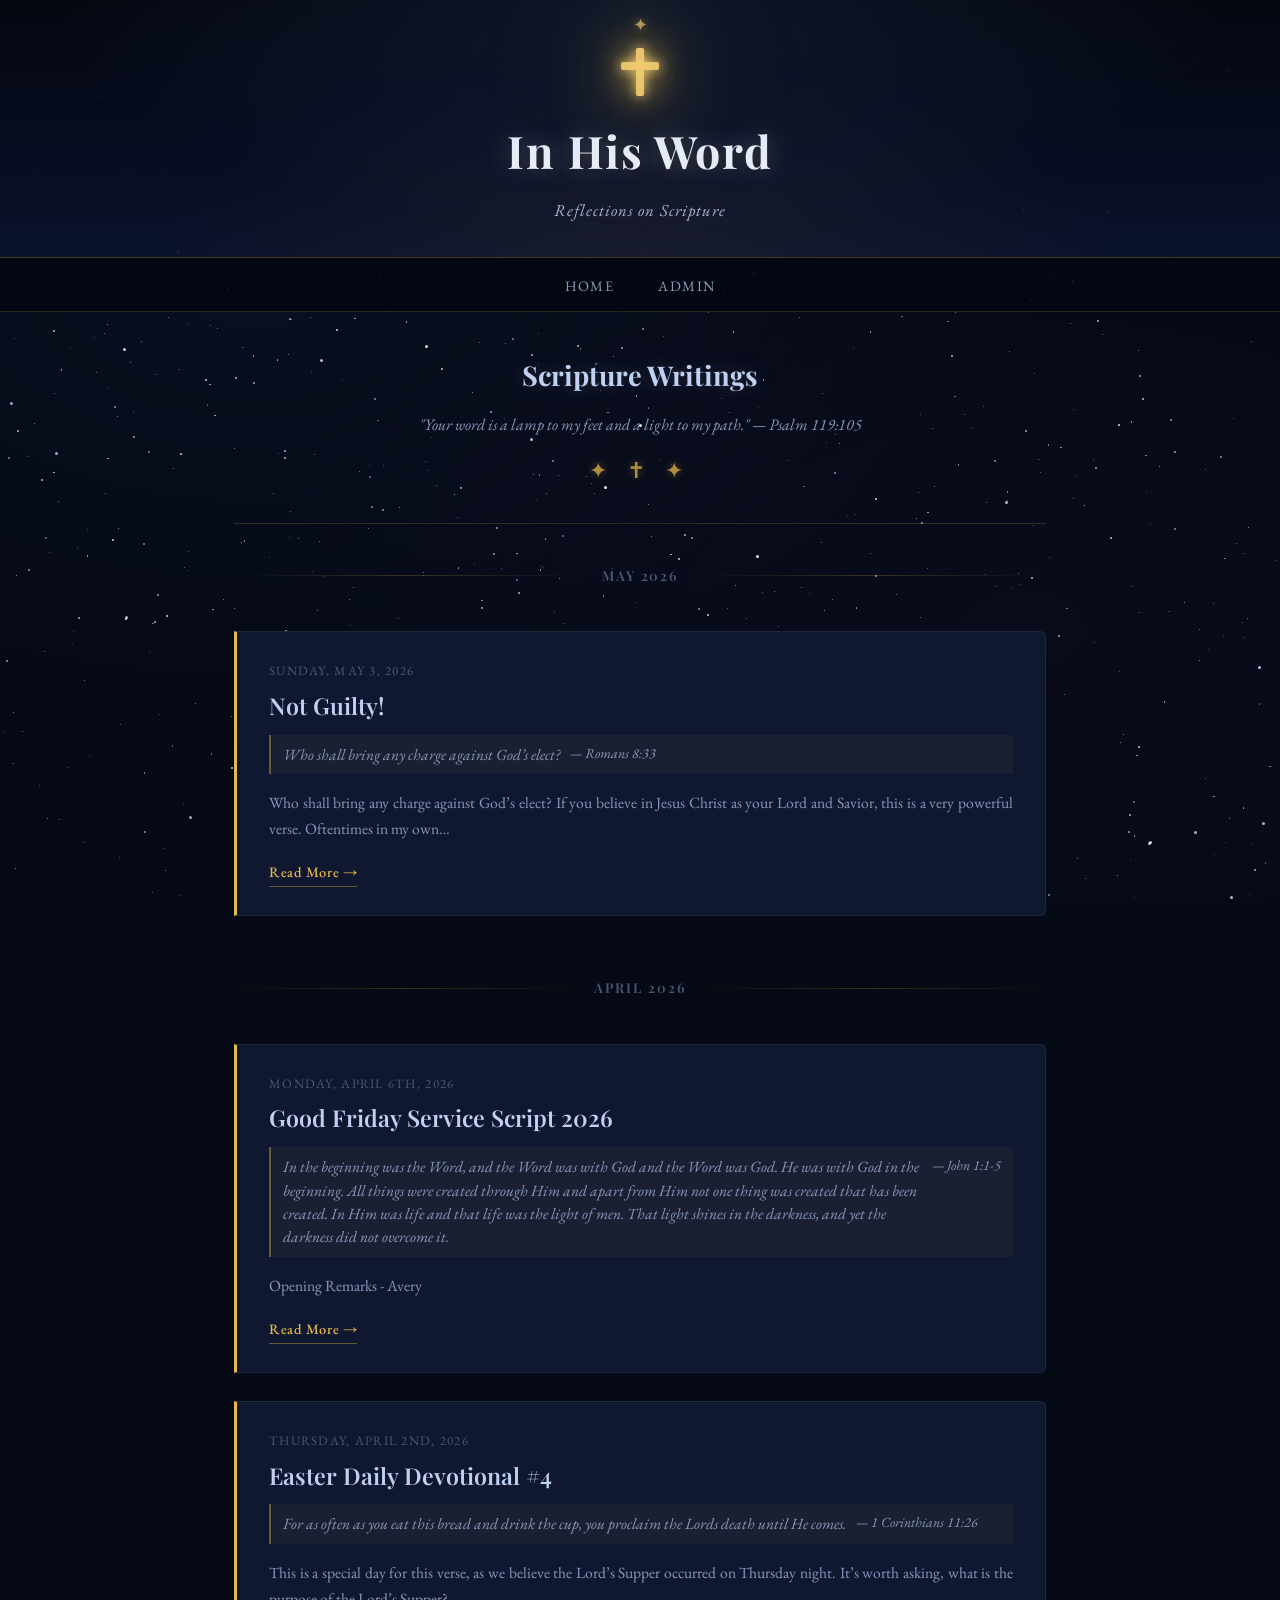
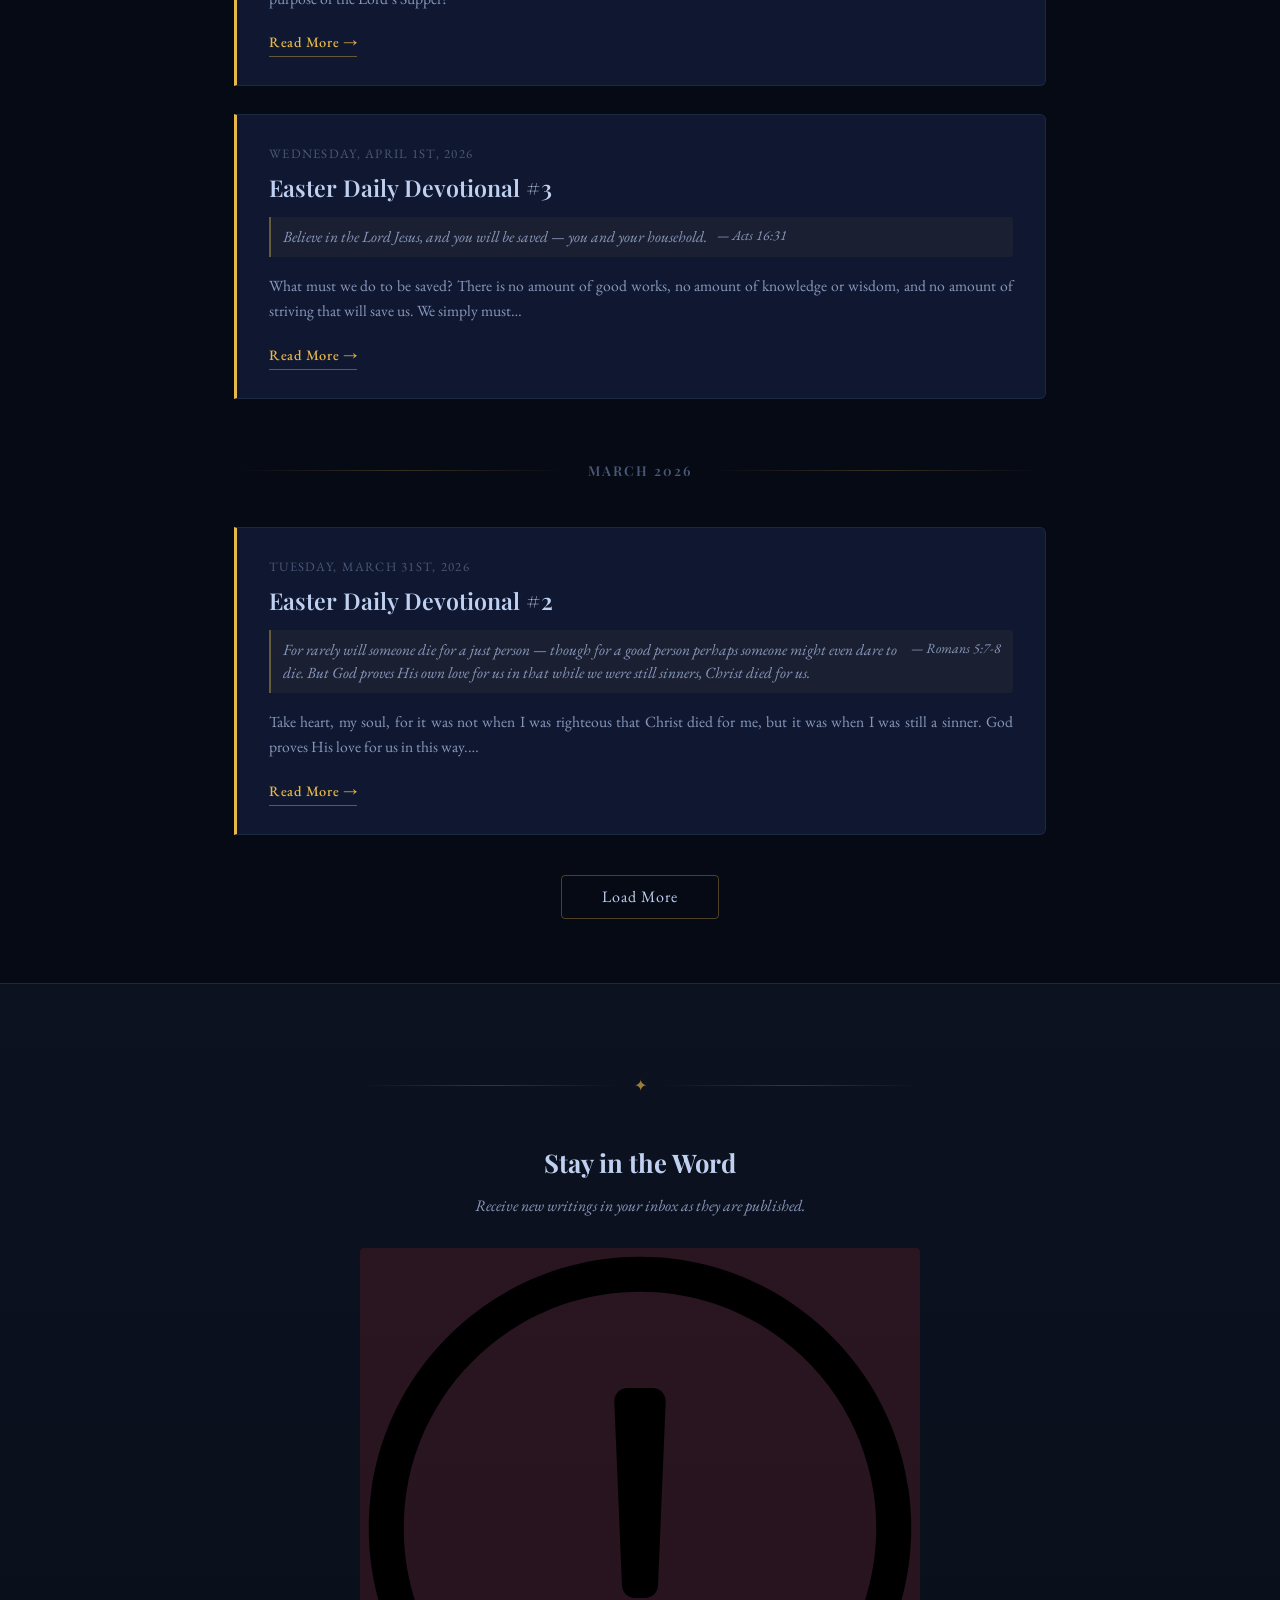
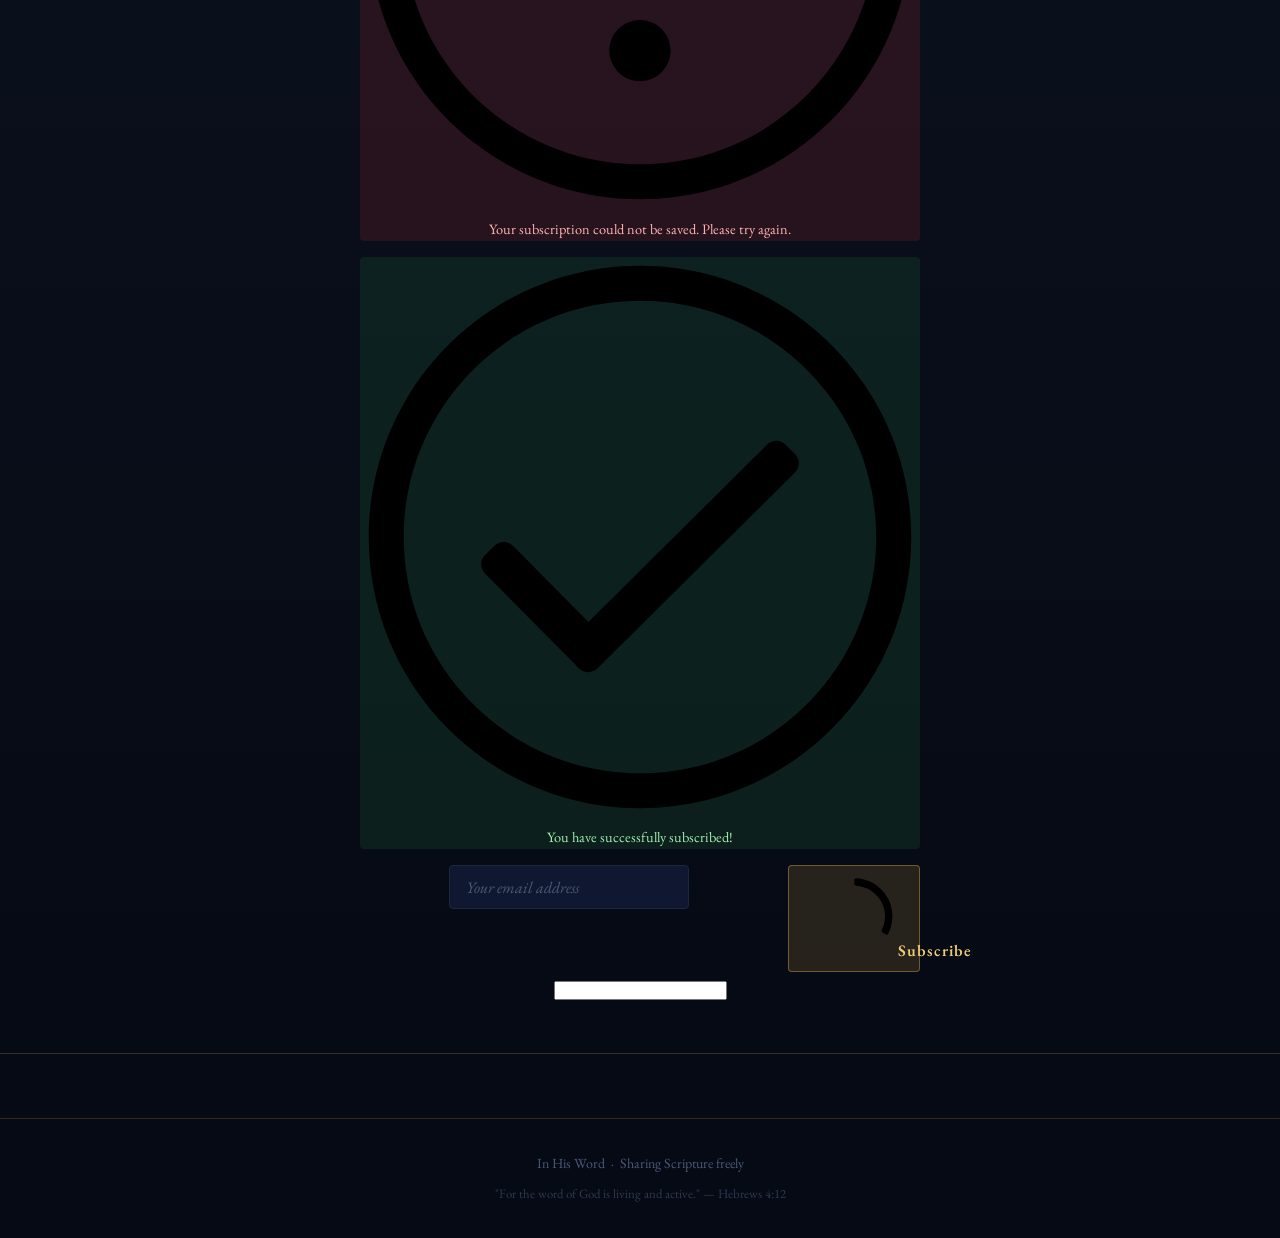
<file: index.html>
<!DOCTYPE html>
<html lang="en">
<head>
  <meta charset="UTF-8">
  <meta name="viewport" content="width=device-width, initial-scale=1.0">
  <title>In His Word – Daily Scripture Writings</title>
  <meta name="description" content="Daily devotional writings inspired by Scripture. Reflections on God's Word.">
  <link rel="stylesheet" href="css/styles.css">
  <link rel="stylesheet" href="https://sibforms.com/forms/end-form/build/sib-styles.css">
  <!-- Favicon: small cross -->
  <link rel="icon" href="data:image/svg+xml,<svg xmlns='http://www.w3.org/2000/svg' viewBox='0 0 32 32'><rect width='32' height='32' fill='%23060a14'/><rect x='13' y='2' width='6' height='28' rx='1' fill='%23e8b84b'/><rect x='4' y='10' width='24' height='6' rx='1' fill='%23e8b84b'/></svg>">
</head>
<body>

  <header>
    <!-- Cross icon -->
    <svg class="header-cross" width="38" height="48" viewBox="0 0 38 48" fill="none" xmlns="http://www.w3.org/2000/svg" aria-hidden="true">
      <rect x="15" y="0" width="8" height="48" rx="2" fill="rgba(240,204,112,0.92)"/>
      <rect x="0" y="14" width="38" height="8" rx="2" fill="rgba(240,204,112,0.92)"/>
    </svg>
    <h1 class="site-title">In His Word</h1>
    <p class="site-subtitle">Reflections on Scripture</p>
  </header>

  <nav>
    <a href="index.html">Home</a>
    <a href="admin.html">Admin</a>
  </nav>

  <main>
    <div class="section-header">
      <h2>Scripture Writings</h2>
      <p class="section-tagline">
        "Your word is a lamp to my feet and a light to my path." — Psalm 119:105
      </p>
      <span class="ornament">✦ ✝ ✦</span>
    </div>

    <div class="writings-grid" id="writings-container">
      <!-- Loaded by app.js -->
      <p style="text-align:center;color:var(--text-light);font-style:italic;">Loading writings…</p>
    </div>
  </main>

  <section class="subscribe-section">
    <div class="subscribe-inner">
      <div class="divider"><span class="divider-icon">✦</span></div>
      <h2 class="subscribe-title">Stay in the Word</h2>
      <p class="subscribe-desc">Receive new writings in your inbox as they are published.</p>

      <div id="sib-form-container" class="sib-form-container">
        <div id="error-message" class="sib-form-message-panel subscribe-msg-error">
          <div class="sib-form-message-panel__text sib-form-message-panel__text--center">
            <svg viewBox="0 0 512 512" class="sib-icon sib-notification__icon"><path d="M256 40c118.621 0 216 96.075 216 216 0 119.291-96.61 216-216 216-119.244 0-216-96.562-216-216 0-119.203 96.602-216 216-216m0-32C119.043 8 8 119.083 8 256c0 136.997 111.043 248 248 248s248-111.003 248-248C504 119.083 392.957 8 256 8zm-11.49 120h22.979c6.823 0 12.274 5.682 11.99 12.5l-7 168c-.268 6.428-5.556 11.5-11.99 11.5h-8.979c-6.433 0-11.722-5.073-11.99-11.5l-7-168c-.283-6.818 5.167-12.5 11.99-12.5zM256 340c-15.464 0-28 12.536-28 28s12.536 28 28 28 28-12.536 28-28-12.536-28-28-28z"/></svg>
            <span class="sib-form-message-panel__inner-text">Your subscription could not be saved. Please try again.</span>
          </div>
        </div>
        <div id="success-message" class="sib-form-message-panel subscribe-msg-success">
          <div class="sib-form-message-panel__text sib-form-message-panel__text--center">
            <svg viewBox="0 0 512 512" class="sib-icon sib-notification__icon"><path d="M256 8C119.033 8 8 119.033 8 256s111.033 248 248 248 248-111.033 248-248S392.967 8 256 8zm0 464c-118.664 0-216-96.055-216-216 0-118.663 96.055-216 216-216 118.664 0 216 96.055 216 216 0 118.663-96.055 216-216 216zm141.63-274.961L217.15 376.071c-4.705 4.667-12.303 4.637-16.97-.068l-85.878-86.572c-4.667-4.705-4.637-12.303.068-16.97l8.52-8.451c4.705-4.667 12.303-4.637 16.97.068l68.976 69.533 163.441-162.13c4.705-4.667 12.303-4.637 16.97.068l8.451 8.52c4.668 4.705 4.637 12.303-.068 16.97z"/></svg>
            <span class="sib-form-message-panel__inner-text">You have successfully subscribed!</span>
          </div>
        </div>

        <form id="sib-form" method="POST" action="https://75bbb598.sibforms.com/serve/[base64]" data-type="subscription">
          <div class="subscribe-form-row">
            <div class="sib-input sib-form-block">
              <div class="form__entry entry_block">
                <div class="form__label-row">
                  <div class="entry__field">
                    <input class="input subscribe-email-input" type="text" id="EMAIL" name="EMAIL" autocomplete="off" placeholder="Your email address" data-required="true" required />
                  </div>
                </div>
                <label class="entry__error entry__error--primary subscribe-entry-error"></label>
              </div>
            </div>
            <button class="sib-form-block__button sib-form-block__button-with-loader subscribe-btn" form="sib-form" type="submit">
              <svg class="icon clickable__icon progress-indicator__icon sib-hide-loader-icon" viewBox="0 0 512 512"><path d="M460.116 373.846l-20.823-12.022c-5.541-3.199-7.54-10.159-4.663-15.874 30.137-59.886 28.343-131.652-5.386-189.946-33.641-58.394-94.896-95.833-161.827-99.676C261.028 55.961 256 50.751 256 44.352V20.309c0-6.904 5.808-12.337 12.703-11.982 83.556 4.306 160.163 50.864 202.11 123.677 42.063 72.696 44.079 162.316 6.031 236.832-3.14 6.148-10.75 8.461-16.728 5.01z"/></svg>
              Subscribe
            </button>
          </div>
          <input type="text" name="email_address_check" value="" class="input--hidden">
          <input type="hidden" name="locale" value="en">
        </form>
      </div>
    </div>
  </section>

  <footer>
    <p>In His Word &nbsp;·&nbsp; Sharing Scripture freely</p>
    <p style="margin-top:0.5rem;font-size:0.8rem;opacity:0.6;">
      "For the word of God is living and active." — Hebrews 4:12
    </p>
  </footer>

  <script src="js/stars.js"></script>
  <script src="js/app.js"></script>
  <script>
    window.REQUIRED_CODE_ERROR_MESSAGE = 'Please choose a country code';
    window.LOCALE = 'en';
    window.EMAIL_INVALID_MESSAGE = window.SMS_INVALID_MESSAGE = "The information provided is invalid. Please review the field format and try again.";
    window.REQUIRED_ERROR_MESSAGE = "This field cannot be left blank.";
    window.GENERIC_INVALID_MESSAGE = "The information provided is invalid. Please review the field format and try again.";
    window.translation = {common: {selectedList: '{quantity} list selected', selectedLists: '{quantity} lists selected'}};
  </script>
  <script src="https://sibforms.com/forms/end-form/build/main.js"></script>
</body>
</html>
</file>
<file: css/styles.css>
@import url('https://fonts.googleapis.com/css2?family=Playfair+Display:ital,wght@0,400;0,600;0,700;1,400;1,600&family=EB+Garamond:ital,wght@0,400;0,500;1,400;1,500&display=swap');

:root {
  --night:         #060a14;
  --night-mid:     #0c1220;
  --night-card:    #0f1830;
  --night-lift:    #172040;
  --border-dim:    #1a2840;
  --border:        #243560;

  --gold:          #e8b84b;
  --gold-light:    #f0cc70;
  --gold-pale:     rgba(232,184,75,0.12);
  --gold-glow:     rgba(232,184,75,0.25);

  --silver:        #c0d0f0;
  --silver-dim:    #7888b0;

  --text-bright:   #dce8ff;
  --text-mid:      #8898bc;
  --text-dim:      #4a5878;

  --celestial:     #4a7cc4;
  --white:         #eef2ff;
}

*, *::before, *::after { box-sizing: border-box; margin: 0; padding: 0; }
html { scroll-behavior: smooth; }

/* ── STARFIELD BACKGROUND ────────────────────────────── */
body {
  font-family: 'EB Garamond', Georgia, serif;
  font-size: 19px;
  line-height: 1.75;
  color: var(--text-bright);
  background-color: var(--night);
  min-height: 100vh;
  position: relative;
  overflow-x: hidden;
}

/* ── STAR FIELD (generated by js/stars.js) ───────────── */
.star-field {
  position: fixed;
  inset: 0;
  z-index: 0;
  pointer-events: none;
  overflow: hidden;
}

.star {
  position: absolute;
  border-radius: 50%;
}

/* Twinkling stars fade in and out with their own timing */
.star.t {
  animation: twinkleStar ease-in-out infinite alternate;
}

@keyframes twinkleStar {
  from { opacity: var(--base-op, 0.6); }
  to   { opacity: 0.04; }
}

/* Subtle nebula colour wash */
body::after {
  content: '';
  position: fixed;
  inset: 0;
  z-index: 0;
  pointer-events: none;
  background:
    radial-gradient(ellipse at 20% 30%, rgba(60,90,200,0.07) 0%, transparent 55%),
    radial-gradient(ellipse at 80% 70%, rgba(90,50,170,0.05) 0%, transparent 55%);
}

/* All content sits above the star layer */
header, nav, main, section, footer { position: relative; z-index: 1; }

/* ── HEADER ──────────────────────────────────────────── */
header {
  background: linear-gradient(180deg, rgba(4,7,16,0.97) 0%, rgba(10,18,45,0.95) 100%);
  color: var(--white);
  padding: 2.5rem 1rem 2rem;
  text-align: center;
  position: relative;
  overflow: hidden;
  border-bottom: 1px solid rgba(232,184,75,0.28);
}

header::before {
  content: '';
  position: absolute; inset: 0;
  background:
    radial-gradient(ellipse at 50% 0%,   rgba(74,124,196,0.14) 0%, transparent 65%),
    radial-gradient(ellipse at 50% 110%, rgba(232,184,75,0.07) 0%, transparent 55%);
  pointer-events: none;
}

/* Star of Bethlehem above the cross */
header::after {
  content: '✦';
  position: absolute;
  top: 0.6rem;
  left: 50%;
  transform: translateX(-50%);
  font-size: 1.1rem;
  color: var(--gold-light);
  opacity: 0.7;
  text-shadow: 0 0 10px rgba(232,184,75,0.8), 0 0 24px rgba(232,184,75,0.4);
  animation: starPulse 4s ease-in-out infinite;
}

@keyframes starPulse {
  0%, 100% { opacity: 0.5; text-shadow: 0 0 10px rgba(232,184,75,0.6), 0 0 24px rgba(232,184,75,0.3); }
  50%       { opacity: 0.9; text-shadow: 0 0 16px rgba(232,184,75,1),   0 0 40px rgba(232,184,75,0.5); }
}

.header-cross {
  display: block;
  margin: 0.5rem auto 1rem;
  filter:
    drop-shadow(0 0 6px  rgba(255,220,120,1.00))
    drop-shadow(0 0 16px rgba(232,184,75,0.90))
    drop-shadow(0 0 36px rgba(232,184,75,0.60))
    drop-shadow(0 0 70px rgba(232,184,75,0.30));
}

.site-title {
  font-family: 'Playfair Display', serif;
  font-size: clamp(1.8rem, 5vw, 2.8rem);
  font-weight: 700;
  letter-spacing: 0.04em;
  color: var(--white);
  text-shadow: 0 0 24px rgba(200,215,255,0.35), 0 2px 12px rgba(0,0,0,0.6);
}

.site-title a { color: inherit; text-decoration: none; }

.site-subtitle {
  font-family: 'EB Garamond', serif;
  font-size: 1.05rem;
  color: var(--silver);
  font-style: italic;
  letter-spacing: 0.06em;
  margin-top: 0.35rem;
  opacity: 0.85;
}

/* ── NAV ─────────────────────────────────────────────── */
nav {
  background: rgba(4, 8, 18, 0.94);
  padding: 0.6rem 1rem;
  text-align: center;
  border-bottom: 1px solid rgba(232,184,75,0.18);
}

nav a {
  color: rgba(192,208,240,0.75);
  text-decoration: none;
  font-family: 'EB Garamond', serif;
  font-size: 0.9rem;
  letter-spacing: 0.1em;
  text-transform: uppercase;
  margin: 0 1.25rem;
  transition: color 0.2s, text-shadow 0.2s;
}

nav a:hover {
  color: var(--gold-light);
  text-shadow: 0 0 8px rgba(232,184,75,0.5);
}

/* ── MAIN ────────────────────────────────────────────── */
main {
  max-width: 860px;
  margin: 0 auto;
  padding: 2.5rem 1.5rem 4rem;
}

/* ── SECTION HEADER ──────────────────────────────────── */
.section-header {
  text-align: center;
  margin-bottom: 2.5rem;
  padding-bottom: 2rem;
  border-bottom: 1px solid rgba(232,184,75,0.18);
}

.section-header h2 {
  font-family: 'Playfair Display', serif;
  font-size: 1.7rem;
  color: var(--silver);
  margin-bottom: 0.75rem;
  text-shadow: 0 0 20px rgba(180,200,255,0.25);
}

.section-tagline {
  color: var(--text-mid);
  font-style: italic;
  font-size: 1rem;
}

.ornament {
  color: var(--gold);
  font-size: 1.4rem;
  letter-spacing: 0.5rem;
  display: block;
  margin: 0.75rem 0 0;
  opacity: 0.75;
  text-shadow: 0 0 10px rgba(232,184,75,0.5);
}

/* ── WRITINGS GRID ───────────────────────────────────── */
.writings-grid { display: grid; gap: 1.75rem; }

.writing-card {
  background: var(--night-card);
  border: 1px solid var(--border-dim);
  border-left: 3px solid var(--gold);
  border-radius: 0 6px 6px 0;
  padding: 1.75rem 2rem;
  text-decoration: none;
  color: inherit;
  display: block;
  transition: box-shadow 0.3s, transform 0.25s, border-left-color 0.25s, background 0.25s;
}

.writing-card:hover {
  box-shadow:
    0 8px 32px rgba(0,0,0,0.5),
    0 0 24px rgba(232,184,75,0.10);
  transform: translateY(-3px);
  background: var(--night-lift);
  border-left-color: var(--gold-light);
}

.card-date {
  font-size: 0.8rem;
  color: var(--text-dim);
  letter-spacing: 0.1em;
  text-transform: uppercase;
  margin-bottom: 0.5rem;
}

.card-title {
  font-family: 'Playfair Display', serif;
  font-size: 1.45rem;
  font-weight: 600;
  color: var(--silver);
  line-height: 1.3;
  margin-bottom: 0.85rem;
}

.card-scripture {
  display: flex;
  align-items: flex-start;
  gap: 0.6rem;
  font-style: italic;
  color: var(--text-mid);
  font-size: 0.975rem;
  padding: 0.5rem 0.75rem;
  border-left: 2px solid rgba(232,184,75,0.38);
  background: rgba(232,184,75,0.05);
  border-radius: 0 3px 3px 0;
  margin-bottom: 1rem;
  line-height: 1.5;
}

.card-excerpt {
  color: var(--text-mid);
  font-size: 0.975rem;
  line-height: 1.65;
  text-align: justify;
  hyphens: auto;
}

.read-more {
  display: inline-block;
  margin-top: 1.1rem;
  color: var(--gold);
  font-size: 0.9rem;
  font-weight: 500;
  letter-spacing: 0.04em;
  border-bottom: 1px solid rgba(232,184,75,0.4);
  padding-bottom: 2px;
  transition: color 0.2s, text-shadow 0.2s;
}
.read-more:hover {
  color: var(--gold-light);
  text-shadow: 0 0 8px rgba(232,184,75,0.4);
}

/* ── MONTH HEADER ────────────────────────────────────── */
.month-header {
  display: flex;
  align-items: center;
  gap: 1rem;
  margin: 2rem 0 1rem;
}

.month-header:first-child { margin-top: 0; }

.month-header::before,
.month-header::after {
  content: '';
  flex: 1;
  height: 1px;
  background: linear-gradient(to right, transparent, rgba(232,184,75,0.22), transparent);
}

.month-header span {
  font-family: 'Playfair Display', serif;
  font-size: 0.85rem;
  font-weight: 600;
  letter-spacing: 0.14em;
  text-transform: uppercase;
  color: var(--text-dim);
  white-space: nowrap;
}

/* ── LOAD MORE BUTTON ────────────────────────────────── */
.load-more-btn {
  display: block;
  margin: 2.5rem auto 0;
  background: transparent;
  color: var(--silver);
  border: 1px solid rgba(232,184,75,0.32);
  padding: 0.65rem 2.5rem;
  font-family: 'EB Garamond', serif;
  font-size: 1rem;
  letter-spacing: 0.06em;
  cursor: pointer;
  border-radius: 4px;
  transition: background 0.2s, color 0.2s, transform 0.15s, box-shadow 0.2s;
}

.load-more-btn:hover {
  background: rgba(232,184,75,0.10);
  color: var(--gold-light);
  transform: translateY(-1px);
  box-shadow: 0 0 16px rgba(232,184,75,0.18);
}

/* ── INDIVIDUAL WRITING ──────────────────────────────── */
.back-link {
  display: inline-flex;
  align-items: center;
  gap: 0.4rem;
  color: var(--text-mid);
  text-decoration: none;
  font-size: 0.875rem;
  letter-spacing: 0.05em;
  text-transform: uppercase;
  margin-bottom: 2rem;
  transition: color 0.2s;
  border-bottom: 1px solid transparent;
  padding-bottom: 1px;
}
.back-link:hover { color: var(--gold); border-color: rgba(232,184,75,0.4); }

.writing-header {
  text-align: center;
  padding: 1rem 0 2.5rem;
  margin-bottom: 2.5rem;
  border-bottom: 1px solid rgba(232,184,75,0.18);
  position: relative;
}

.writing-date {
  font-size: 0.8rem;
  color: var(--text-dim);
  letter-spacing: 0.12em;
  text-transform: uppercase;
  margin-bottom: 1rem;
}

.writing-title {
  font-family: 'Playfair Display', serif;
  font-size: clamp(1.75rem, 4vw, 2.4rem);
  font-weight: 700;
  color: var(--silver);
  line-height: 1.25;
  margin-bottom: 1.75rem;
  text-shadow: 0 0 30px rgba(180,200,255,0.18);
}

.main-scripture {
  max-width: 580px;
  margin: 0 auto;
  background: rgba(232,184,75,0.05);
  border-left: 2px solid rgba(232,184,75,0.45);
  padding: 1rem 1.75rem 1.1rem;
  border-radius: 0 4px 4px 0;
  position: relative;
}

.main-scripture::before {
  content: '\201C';
  font-family: 'Playfair Display', serif;
  font-size: 4rem;
  color: var(--gold);
  opacity: 0.22;
  position: absolute;
  top: -0.5rem;
  left: 0.75rem;
  line-height: 1;
}

.main-scripture p {
  font-style: italic;
  font-size: 1.15rem;
  color: var(--text-bright);
  line-height: 1.65;
  margin: 0;
  padding-left: 1.5rem;
}

.scripture-ref {
  display: block;
  margin-top: 0.6rem;
  font-style: normal;
  font-size: 0.875rem;
  color: var(--text-mid);
  text-align: right;
  font-weight: 500;
  letter-spacing: 0.04em;
  padding-left: 1.5rem;
}

/* ── WRITING CONTENT ─────────────────────────────────── */
.writing-content {
  font-size: 1.075rem;
  line-height: 1.85;
  color: var(--text-bright);
  text-align: justify;
  hyphens: auto;
}

.writing-content p { margin-bottom: 1.3rem; }

.writing-content blockquote {
  background: rgba(232,184,75,0.05);
  border-left: 2px solid rgba(232,184,75,0.38);
  margin: 1.5rem 0;
  padding: 0.65rem 1.25rem 0.65rem 1.4rem;
  border-radius: 0 3px 3px 0;
  font-style: italic;
  color: var(--text-bright);
  font-size: 1.05rem;
  text-align: left;
}

.writing-content blockquote p { margin: 0; }

.writing-content strong {
  color: var(--gold-light);
  font-weight: 600;
}

.writing-content hr {
  border: none;
  border-top: 1px solid rgba(232,184,75,0.14);
  margin: 2.5rem 0;
}

.writing-content ol,
.writing-content ul {
  margin: 1rem 0 1.25rem 1.75rem;
}

.writing-content li { margin-bottom: 0.5rem; }

/* Poem / verse block */
.poem {
  background: rgba(10,18,48,0.6);
  border: 1px solid rgba(232,184,75,0.14);
  border-top: 2px solid rgba(232,184,75,0.38);
  border-bottom: 2px solid rgba(232,184,75,0.38);
  padding: 1.75rem 2rem;
  text-align: center;
  font-style: italic;
  font-size: 1.1rem;
  line-height: 2.1;
  border-radius: 4px;
  margin: 2.5rem 0;
  color: var(--text-bright);
  position: relative;
}

.poem::before,
.poem::after {
  content: '✦';
  display: block;
  color: var(--gold);
  font-style: normal;
  font-size: 0.85rem;
  opacity: 0.6;
  margin-bottom: 0.75rem;
  text-shadow: 0 0 6px rgba(232,184,75,0.5);
}
.poem::after { margin-bottom: 0; margin-top: 0.75rem; }

/* ── DECORATIVE DIVIDER ──────────────────────────────── */
.divider {
  display: flex;
  align-items: center;
  gap: 1rem;
  margin: 2.5rem 0;
}
.divider::before, .divider::after {
  content: '';
  flex: 1;
  height: 1px;
  background: linear-gradient(to right, transparent, rgba(232,184,75,0.22), transparent);
}
.divider-icon { font-size: 1rem; color: var(--gold); opacity: 0.65; }

/* ── COMMENTS ────────────────────────────────────────── */
.comments-section {
  margin-top: 3.5rem;
  padding-top: 2.5rem;
  border-top: 1px solid rgba(232,184,75,0.14);
}

.comments-section h3 {
  font-family: 'Playfair Display', serif;
  font-size: 1.35rem;
  color: var(--silver);
  text-align: center;
  margin-bottom: 0.5rem;
}

.comments-note {
  text-align: center;
  color: var(--text-dim);
  font-size: 0.9rem;
  font-style: italic;
  margin-bottom: 1.5rem;
}

/* ── SUBSCRIBE SECTION ───────────────────────────────── */
.subscribe-section {
  background: linear-gradient(180deg, var(--night-mid) 0%, var(--night) 100%);
  border-top: 1px solid rgba(232,184,75,0.18);
  border-bottom: 1px solid rgba(232,184,75,0.18);
  padding: 3rem 1.5rem;
}

.subscribe-inner {
  max-width: 560px;
  margin: 0 auto;
  text-align: center;
}

.subscribe-title {
  font-family: 'Playfair Display', serif;
  font-size: 1.6rem;
  color: var(--silver);
  margin-bottom: 0.5rem;
}

.subscribe-desc {
  color: var(--text-mid);
  font-style: italic;
  font-size: 1rem;
  margin-bottom: 1.75rem;
}

.subscribe-form-row {
  display: flex;
  gap: 0.6rem;
  align-items: flex-start;
  justify-content: center;
}

/* Force Brevo's inner wrappers to fill available space */
#sib-form,
.sib-input,
.sib-form-block,
.form__entry,
.entry_block,
.form__label-row,
.entry__field {
  width: 100% !important;
  max-width: 100% !important;
}

.subscribe-email-input {
  flex: 1;
  padding: 0.65rem 1rem !important;
  border: 1px solid var(--border-dim) !important;
  border-radius: 4px !important;
  font-family: 'EB Garamond', serif !important;
  font-size: 1rem !important;
  background: var(--night-card) !important;
  color: var(--text-bright) !important;
  transition: border-color 0.2s, box-shadow 0.2s !important;
}

.subscribe-email-input:focus {
  outline: none !important;
  border-color: rgba(232,184,75,0.5) !important;
  box-shadow: 0 0 0 3px rgba(232,184,75,0.10) !important;
}

.subscribe-email-input::placeholder {
  color: var(--text-dim) !important;
  font-style: italic;
}

.subscribe-btn {
  background: rgba(232,184,75,0.14) !important;
  color: var(--gold-light) !important;
  border: 1px solid rgba(232,184,75,0.38) !important;
  border-radius: 4px !important;
  padding: 0.65rem 1.6rem !important;
  font-family: 'EB Garamond', serif !important;
  font-size: 1rem !important;
  font-weight: 600 !important;
  letter-spacing: 0.06em !important;
  cursor: pointer !important;
  transition: background 0.2s, transform 0.15s, box-shadow 0.2s !important;
  white-space: nowrap;
}

.subscribe-btn:hover {
  background: rgba(232,184,75,0.24) !important;
  transform: translateY(-1px);
  box-shadow: 0 0 16px rgba(232,184,75,0.22) !important;
}

.subscribe-msg-error {
  font-size: 0.9rem !important;
  font-family: 'EB Garamond', serif !important;
  color: #ffb3b3 !important;
  background-color: rgba(160,40,40,0.2) !important;
  border-color: rgba(160,40,40,0.3) !important;
  border-radius: 4px !important;
  margin-bottom: 1rem;
  max-width: 100% !important;
}

.subscribe-msg-success {
  font-size: 0.9rem !important;
  font-family: 'EB Garamond', serif !important;
  color: #a0f0b0 !important;
  background-color: rgba(30,110,55,0.2) !important;
  border-color: rgba(30,110,55,0.3) !important;
  border-radius: 4px !important;
  margin-bottom: 1rem;
  max-width: 100% !important;
}

.subscribe-entry-error {
  font-size: 0.8rem !important;
  font-family: 'EB Garamond', serif !important;
  color: #ffb3b3 !important;
  background: transparent !important;
  border: none !important;
  text-align: left;
  display: block;
  margin-top: 0.25rem;
}

/* Hide Brevo's default container border/bg */
#sib-form-container .sib-form-container {
  background: transparent !important;
  border: none !important;
  padding: 0 !important;
}

#sib-container {
  background: transparent !important;
  border: none !important;
  max-width: 100% !important;
}

@media (max-width: 480px) {
  .subscribe-form-row { flex-direction: column; }
  .subscribe-btn { width: 100% !important; }
}

/* ── FOOTER ──────────────────────────────────────────── */
footer {
  background: var(--night);
  color: var(--text-dim);
  text-align: center;
  padding: 2rem 1rem;
  font-size: 0.875rem;
  border-top: 1px solid rgba(232,184,75,0.18);
  margin-top: 4rem;
}

footer p + p { margin-top: 0.4rem; }
footer a { color: var(--gold); text-decoration: none; }
footer a:hover { color: var(--gold-light); }

/* ── ADMIN PAGE ──────────────────────────────────────── */
.admin-wrap {
  max-width: 720px;
  margin: 2.5rem auto;
}

.admin-box {
  background: var(--night-card);
  border: 1px solid var(--border-dim);
  border-radius: 6px;
  padding: 2.25rem 2.5rem;
  margin-bottom: 1.5rem;
}

.admin-box h2 {
  font-family: 'Playfair Display', serif;
  font-size: 1.5rem;
  color: var(--silver);
  margin-bottom: 0.4rem;
}

.admin-box .subtitle {
  color: var(--text-dim);
  font-size: 0.9rem;
  font-style: italic;
  margin-bottom: 1.75rem;
  border-bottom: 1px solid var(--border-dim);
  padding-bottom: 1rem;
}

.form-row { display: grid; grid-template-columns: 1fr 1fr; gap: 1rem; }
.form-group { margin-bottom: 1.1rem; }

.form-group label {
  display: block;
  font-size: 0.85rem;
  color: var(--text-mid);
  letter-spacing: 0.04em;
  font-weight: 500;
  margin-bottom: 0.35rem;
  text-transform: uppercase;
}

.form-group input,
.form-group textarea,
.form-group select {
  width: 100%;
  padding: 0.6rem 0.85rem;
  border: 1px solid var(--border-dim);
  border-radius: 4px;
  font-family: 'EB Garamond', serif;
  font-size: 1rem;
  background: var(--night-mid);
  color: var(--text-bright);
  transition: border-color 0.2s, box-shadow 0.2s;
  line-height: 1.5;
}

.form-group input[type="password"] {
  font-family: monospace;
  letter-spacing: 0.1em;
}

.form-group input:focus,
.form-group textarea:focus {
  outline: none;
  border-color: rgba(232,184,75,0.5);
  box-shadow: 0 0 0 3px rgba(232,184,75,0.10);
}

.form-group textarea {
  min-height: 280px;
  resize: vertical;
  font-size: 0.95rem;
  line-height: 1.6;
}

.field-hint {
  font-size: 0.8rem;
  color: var(--text-dim);
  font-style: italic;
  margin-top: 0.25rem;
}

.btn {
  display: inline-flex;
  align-items: center;
  gap: 0.5rem;
  background: rgba(232,184,75,0.14);
  color: var(--gold-light);
  border: 1px solid rgba(232,184,75,0.38);
  padding: 0.7rem 2rem;
  font-family: 'EB Garamond', serif;
  font-size: 1rem;
  letter-spacing: 0.06em;
  cursor: pointer;
  border-radius: 4px;
  transition: background 0.2s, transform 0.15s, box-shadow 0.2s;
}
.btn:hover {
  background: rgba(232,184,75,0.24);
  transform: translateY(-1px);
  box-shadow: 0 0 14px rgba(232,184,75,0.2);
}
.btn:active  { transform: translateY(0); }
.btn:disabled { opacity: 0.5; cursor: not-allowed; transform: none; }
.btn-sm { padding: 0.45rem 1.2rem; font-size: 0.9rem; }

.status-msg {
  margin-top: 1rem;
  padding: 0.75rem 1rem;
  border-radius: 4px;
  font-size: 0.95rem;
  display: none;
}
.status-msg.show { display: block; }
.status-success { background: rgba(30,110,55,0.2);  color: #a0f0b0; border: 1px solid rgba(30,110,55,0.3); }
.status-error   { background: rgba(160,40,40,0.2);  color: #ffb3b3; border: 1px solid rgba(160,40,40,0.3); }
.status-info    { background: rgba(30,80,160,0.2);  color: #90c0f0; border: 1px solid rgba(30,80,160,0.3); }

.settings-toggle {
  color: var(--text-dim);
  font-size: 0.85rem;
  cursor: pointer;
  display: flex;
  align-items: center;
  gap: 0.4rem;
  margin-bottom: 0.75rem;
  user-select: none;
}
.settings-toggle:hover { color: var(--gold); }

.preview-panel {
  background: var(--night-mid);
  border: 1px solid var(--border-dim);
  border-radius: 4px;
  padding: 1rem 1.25rem;
  font-size: 0.95rem;
  line-height: 1.7;
  min-height: 120px;
  color: var(--text-bright);
  margin-top: 0.5rem;
}

.preview-panel blockquote {
  background: rgba(232,184,75,0.05);
  border-left: 2px solid rgba(232,184,75,0.38);
  padding: 0.5rem 1rem;
  font-style: italic;
  margin: 0.75rem 0;
  border-radius: 0 3px 3px 0;
}

.preview-panel strong { color: var(--gold-light); }

/* ── 404 PAGE ────────────────────────────────────────── */
.not-found {
  text-align: center;
  padding: 4rem 1rem;
}
.not-found h2 {
  font-family: 'Playfair Display', serif;
  color: var(--silver);
  font-size: 2rem;
  margin-bottom: 1rem;
}
.not-found p { color: var(--text-mid); margin-bottom: 1.5rem; }

/* ── EDIT WRITING LIST ───────────────────────────────── */
.edit-list { margin-top: 0.75rem; }

.edit-item {
  display: block;
  width: 100%;
  text-align: left;
  padding: 0.7rem 1rem;
  border: 1px solid var(--border-dim);
  border-radius: 4px;
  background: var(--night-mid);
  cursor: pointer;
  margin-bottom: 0.5rem;
  transition: background 0.2s, border-color 0.2s;
  font-family: 'EB Garamond', serif;
  color: var(--text-bright);
}
.edit-item:hover  { background: var(--night-lift); border-color: rgba(232,184,75,0.3); }
.edit-item.active { border-color: rgba(232,184,75,0.5); background: var(--night-lift); }

.edit-item-date {
  display: block;
  font-size: 0.75rem;
  text-transform: uppercase;
  letter-spacing: 0.08em;
  color: var(--text-dim);
  margin-bottom: 0.15rem;
}
.edit-item-title {
  display: block;
  font-family: 'Playfair Display', serif;
  color: var(--silver);
  font-size: 1rem;
  line-height: 1.3;
}

.mode-badge {
  display: inline-block;
  font-size: 0.75rem;
  background: rgba(232,184,75,0.10);
  color: var(--text-mid);
  border: 1px solid rgba(232,184,75,0.2);
  border-radius: 20px;
  padding: 0.15rem 0.65rem;
  letter-spacing: 0.05em;
  vertical-align: middle;
  margin-left: 0.6rem;
  font-family: 'EB Garamond', serif;
  font-weight: 500;
}
.mode-badge.editing {
  background: rgba(232,184,75,0.16);
  color: var(--gold);
  border-color: rgba(232,184,75,0.4);
}

.btn-ghost {
  background: transparent;
  color: var(--text-mid);
  border: 1px solid var(--border-dim);
}
.btn-ghost:hover {
  background: var(--night-lift);
  color: var(--text-bright);
  border-color: var(--border);
  box-shadow: none;
}

/* ── RESPONSIVE ──────────────────────────────────────── */
@media (max-width: 640px) {
  header { padding: 2rem 1rem 1.5rem; }
  main { padding: 1.75rem 1rem 3rem; }
  .writing-card { padding: 1.25rem 1.25rem; }
  .admin-box { padding: 1.5rem 1.25rem; }
  .form-row { grid-template-columns: 1fr; }
  .main-scripture p { padding-left: 0.5rem; }
  .main-scripture::before { display: none; }
}

@media (max-width: 400px) {
  .writing-title { font-size: 1.6rem; }
  body { font-size: 17px; }
}
</file>
